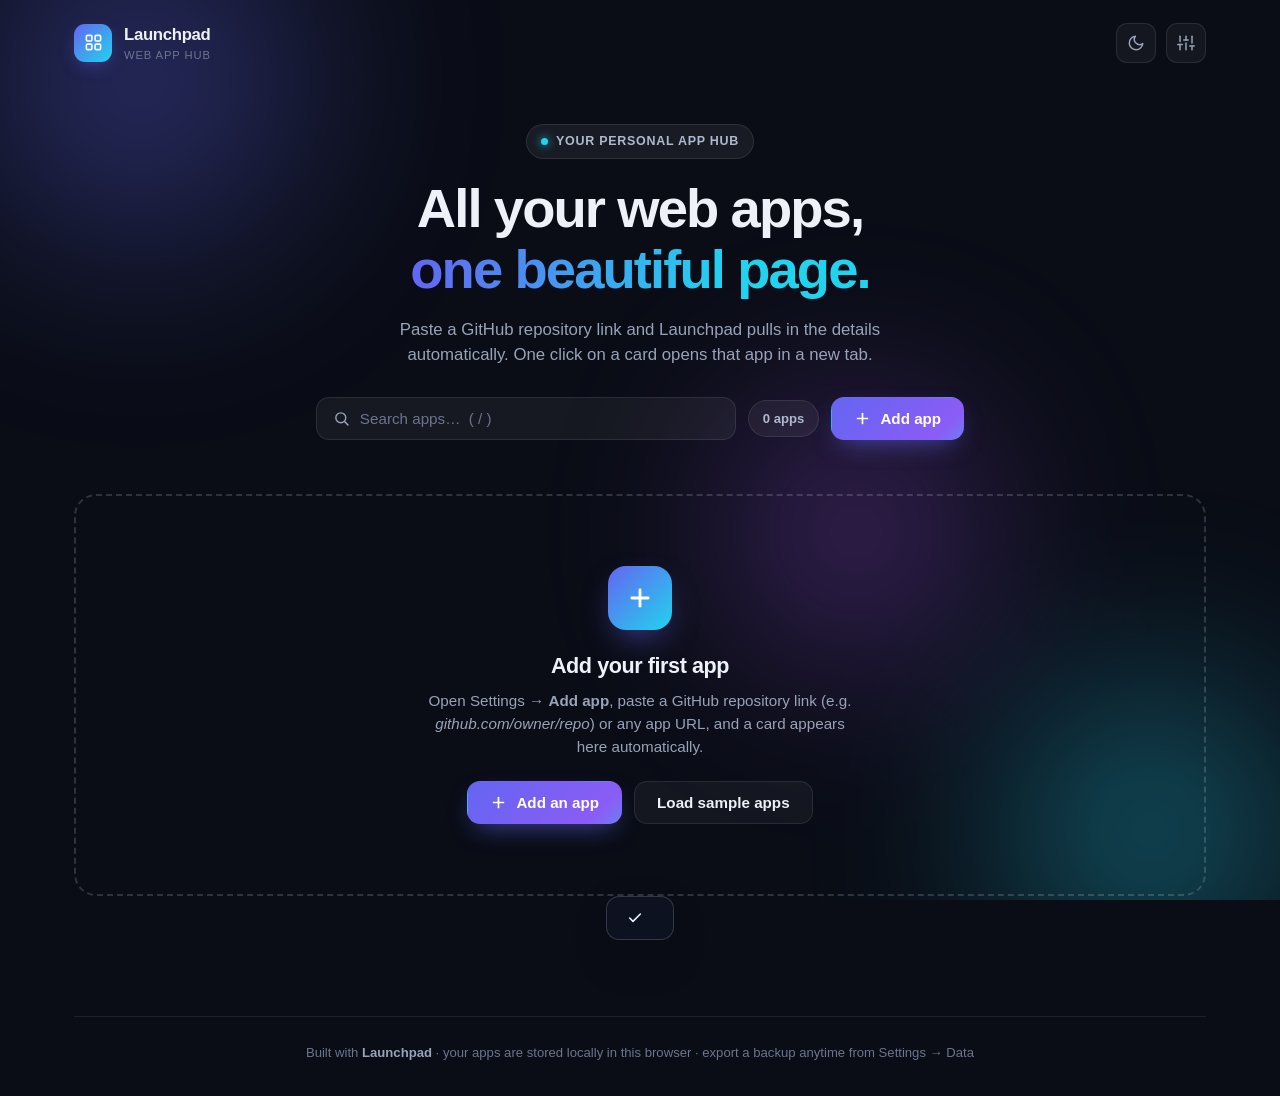
<file: launchpad.html>
<!DOCTYPE html>
<html lang="en" data-theme="dark">
<head>
<meta charset="UTF-8" />
<meta name="viewport" content="width=device-width, initial-scale=1.0, viewport-fit=cover" />
<meta name="theme-color" content="#0a0d16" />
<title>Launchpad — My Web Apps</title>
<style>
  :root{
    --font: -apple-system, BlinkMacSystemFont, "Segoe UI", Roboto, "Helvetica Neue", Arial, sans-serif;
  }
  html[data-theme="dark"]{
    --bg:#0a0d16; --bg2:#0d1220;
    --panel:rgba(255,255,255,.045); --panel-strong:rgba(255,255,255,.07);
    --border:rgba(255,255,255,.09); --border-strong:rgba(255,255,255,.16);
    --text:#eef1f8; --muted:#98a2b8; --faint:#6b7590;
    --accent:#6366f1; --accent2:#22d3ee;
    --chip:rgba(255,255,255,.06); --chip-text:#aeb8cf;
    --shadow:0 18px 50px -18px rgba(0,0,0,.65);
    --glow:0 0 0 1px rgba(99,102,241,.35), 0 14px 44px -12px rgba(99,102,241,.35);
    --input:rgba(255,255,255,.05);
    --danger:#f87171; --ok:#34d399;
  }
  html[data-theme="light"]{
    --bg:#f3f5fb; --bg2:#eef1f9;
    --panel:#ffffff; --panel-strong:#ffffff;
    --border:#e3e8f2; --border-strong:#cdd5e4;
    --text:#141926; --muted:#5a6478; --faint:#8b94a8;
    --accent:#4f46e5; --accent2:#0891b2;
    --chip:#eef1f8; --chip-text:#4a5468;
    --shadow:0 16px 40px -18px rgba(23,32,64,.18);
    --glow:0 0 0 1px rgba(79,70,229,.25), 0 14px 40px -14px rgba(79,70,229,.28);
    --input:#f4f6fc;
    --danger:#dc2626; --ok:#059669;
  }
  *{box-sizing:border-box; margin:0; padding:0}
  html,body{height:100%}
  body{
    font-family:var(--font); background:var(--bg); color:var(--text);
    -webkit-font-smoothing:antialiased; line-height:1.5; min-height:100vh;
    overflow-x:hidden;
  }
  /* ambient background */
  .bg-blobs{position:fixed; inset:0; z-index:0; pointer-events:none; overflow:hidden}
  .blob{position:absolute; border-radius:50%; filter:blur(90px); opacity:.5}
  html[data-theme="light"] .blob{opacity:.35}
  .blob.b1{width:520px;height:520px; background:radial-gradient(circle,#6366f1, transparent 65%); top:-180px; left:-120px; animation:drift 26s ease-in-out infinite alternate}
  .blob.b2{width:460px;height:460px; background:radial-gradient(circle,#22d3ee, transparent 65%); bottom:-160px; right:-100px; animation:drift 30s ease-in-out infinite alternate-reverse}
  .blob.b3{width:380px;height:380px; background:radial-gradient(circle,#a855f7, transparent 65%); top:38%; left:52%; animation:drift 34s ease-in-out infinite alternate}
  @keyframes drift{from{transform:translate(0,0) scale(1)} to{transform:translate(60px,40px) scale(1.12)}}

  .wrap{position:relative; z-index:1; max-width:1180px; margin:0 auto; padding:0 24px}

  /* ===== header ===== */
  header{display:flex; align-items:center; justify-content:space-between; gap:16px; padding:22px 0 8px}
  .brand{display:flex; align-items:center; gap:12px; font-weight:800; letter-spacing:-.02em; font-size:1.05rem}
  .brand .logo{
    width:38px;height:38px; border-radius:11px; display:grid; place-items:center; color:#fff;
    background:linear-gradient(135deg,var(--accent),var(--accent2));
    box-shadow:0 6px 18px -6px rgba(99,102,241,.6);
  }
  .brand small{display:block; font-weight:500; color:var(--faint); font-size:.7rem; letter-spacing:.08em; text-transform:uppercase}
  .header-actions{display:flex; gap:10px; align-items:center}
  .icon-btn{
    display:inline-flex; align-items:center; justify-content:center; gap:8px;
    width:40px;height:40px; border-radius:11px; cursor:pointer;
    background:var(--panel); border:1px solid var(--border); color:var(--muted);
    transition:all .18s ease;
  }
  .icon-btn:hover{color:var(--text); border-color:var(--border-strong); transform:translateY(-1px)}
  .icon-btn svg{width:18px;height:18px}

  /* ===== hero ===== */
  .hero{padding:52px 0 30px; text-align:center}
  .eyebrow{
    display:inline-flex; align-items:center; gap:8px; font-size:.78rem; font-weight:600; letter-spacing:.06em;
    color:var(--chip-text); background:var(--chip); border:1px solid var(--border);
    padding:7px 14px; border-radius:999px; margin-bottom:20px;
  }
  .eyebrow .dot{width:7px;height:7px;border-radius:50%; background:var(--accent2); box-shadow:0 0 10px var(--accent2); animation:pulse 2.2s infinite}
  @keyframes pulse{0%,100%{opacity:1}50%{opacity:.35}}
  .hero h1{font-size:clamp(2.1rem,5vw,3.4rem); font-weight:850; letter-spacing:-.035em; line-height:1.12}
  .hero h1 .grad{
    background:linear-gradient(90deg,var(--accent),var(--accent2) 70%);
    -webkit-background-clip:text; background-clip:text; color:transparent;
  }
  .hero p{color:var(--muted); font-size:1.05rem; max-width:560px; margin:16px auto 0}
  .hero-controls{display:flex; flex-wrap:wrap; gap:12px; justify-content:center; align-items:center; margin-top:30px}
  .btn{
    display:inline-flex; align-items:center; gap:9px; padding:12px 22px; border-radius:13px;
    font-weight:700; font-size:.95rem; font-family:var(--font); cursor:pointer; border:1px solid transparent;
    transition:all .18s ease; text-decoration:none;
  }
  .btn svg{width:17px;height:17px}
  .btn-primary{
    color:#fff; background:linear-gradient(135deg,var(--accent),#8b5cf6 55%,var(--accent2));
    background-size:150% 150%; box-shadow:0 10px 26px -10px rgba(99,102,241,.7);
  }
  .btn-primary:hover{transform:translateY(-2px); background-position:100% 50%; box-shadow:0 14px 32px -10px rgba(99,102,241,.8)}
  .btn-ghost{background:var(--panel); border-color:var(--border); color:var(--text)}
  .btn-ghost:hover{border-color:var(--border-strong); transform:translateY(-2px)}
  .btn-sm{padding:9px 15px; font-size:.85rem; border-radius:10px}
  .btn:disabled{opacity:.55; cursor:not-allowed; transform:none}
  .search-box{
    display:flex; align-items:center; gap:10px; min-width:280px; flex:1; max-width:420px;
    background:var(--input); border:1px solid var(--border); border-radius:13px; padding:12px 16px; color:var(--muted);
    transition:border-color .18s;
  }
  .search-box:focus-within{border-color:var(--accent)}
  .search-box svg{width:17px;height:17px; flex:none}
  .search-box input{flex:1; min-width:0; background:none; border:none; outline:none; color:var(--text); font-size:.95rem; font-family:var(--font)}
  .search-box input::placeholder{color:var(--faint)}
  .count-pill{font-size:.82rem; font-weight:600; color:var(--chip-text); background:var(--chip); border:1px solid var(--border); border-radius:999px; padding:8px 14px}

  /* ===== grid ===== */
  .grid{display:grid; grid-template-columns:repeat(auto-fill,minmax(min(100%,300px),1fr)); gap:18px; padding:14px 0 60px}
  .card{
    position:relative; display:flex; flex-direction:column; gap:13px;
    background:var(--panel); border:1px solid var(--border); border-radius:18px; padding:20px;
    cursor:pointer; transition:transform .2s ease, border-color .2s ease, box-shadow .2s ease;
    animation:rise .5s cubic-bezier(.2,.7,.3,1) both;
    backdrop-filter:blur(8px); -webkit-backdrop-filter:blur(8px);
  }
  @keyframes rise{from{opacity:0; transform:translateY(14px)} to{opacity:1; transform:none}}
  .card:hover{transform:translateY(-4px); border-color:rgba(99,102,241,.55); box-shadow:var(--glow)}
  .card:active{transform:scale(.985)}
  .card-top{display:flex; align-items:center; gap:13px}
  .avatar{
    width:48px;height:48px; border-radius:13px; flex:none; display:grid; place-items:center;
    font-weight:800; font-size:1.15rem; color:#fff; overflow:hidden; position:relative;
    background:linear-gradient(135deg, var(--g1,#6366f1), var(--g2,#22d3ee));
  }
  .avatar img{width:100%;height:100%; object-fit:cover; position:relative; z-index:1; background:inherit}
  .card-titles{min-width:0; flex:1}
  .card-titles h3{font-size:1.02rem; font-weight:750; letter-spacing:-.015em; white-space:nowrap; overflow:hidden; text-overflow:ellipsis}
  .card-titles .host{font-size:.78rem; color:var(--faint); white-space:nowrap; overflow:hidden; text-overflow:ellipsis; display:block}
  .card-actions{display:flex; gap:6px; opacity:0; transition:opacity .15s}
  .card:hover .card-actions{opacity:1}
  .mini-btn{
    width:30px;height:30px; border-radius:8px; display:grid; place-items:center; cursor:pointer;
    background:var(--panel-strong); border:1px solid var(--border); color:var(--muted); transition:all .15s;
  }
  .mini-btn:hover{color:var(--text); border-color:var(--border-strong)}
  .mini-btn.danger:hover{color:var(--danger); border-color:var(--danger)}
  .mini-btn svg{width:13px;height:13px}
  .desc{font-size:.88rem; color:var(--muted); display:-webkit-box; -webkit-line-clamp:3; -webkit-box-orient:vertical; overflow:hidden; min-height:0}
  .desc.none{color:var(--faint); font-style:italic}
  .chips{display:flex; flex-wrap:wrap; gap:7px}
  .chip{
    display:inline-flex; align-items:center; gap:6px; font-size:.74rem; font-weight:600;
    color:var(--chip-text); background:var(--chip); border:1px solid var(--border);
    padding:4px 10px; border-radius:999px;
  }
  .chip svg{width:11px;height:11px}
  .chip .lang-dot{width:8px;height:8px;border-radius:50%}
  .card-foot{margin-top:auto; display:flex; align-items:center; justify-content:space-between; padding-top:4px}
  .open-cta{display:inline-flex; align-items:center; gap:7px; font-size:.85rem; font-weight:700; color:var(--accent2)}
  .card-foot .src-link{color:var(--faint); display:inline-flex; padding:6px; border-radius:8px; transition:all .15s}
  .card-foot .src-link:hover{color:var(--text); background:var(--panel-strong)}

  /* ===== empty state ===== */
  .empty{
    grid-column:1/-1; text-align:center; padding:70px 30px; border:2px dashed var(--border-strong);
    border-radius:22px; margin:10px 0 60px; animation:rise .5s both;
  }
  .empty .big-plus{
    width:64px;height:64px; margin:0 auto 20px; border-radius:18px; display:grid; place-items:center;
    background:linear-gradient(135deg,var(--accent),var(--accent2)); color:#fff;
    box-shadow:0 14px 34px -12px rgba(99,102,241,.7);
  }
  .empty .big-plus svg{width:28px;height:28px}
  .empty h2{font-size:1.35rem; letter-spacing:-.02em; margin-bottom:8px}
  .empty p{color:var(--muted); max-width:440px; margin:0 auto 22px; font-size:.95rem}
  .empty .row{display:flex; gap:12px; justify-content:center; flex-wrap:wrap}

  .no-match{grid-column:1/-1; text-align:center; color:var(--faint); padding:50px 0 70px; font-size:.95rem}

  /* ===== banner ===== */
  .notice{
    display:flex; gap:10px; align-items:flex-start; max-width:1180px; margin:14px auto 0; padding:12px 16px;
    background:rgba(251,191,36,.09); border:1px solid rgba(251,191,36,.3); border-radius:13px;
    color:#f3c96b; font-size:.85rem;
  }
  html[data-theme="light"] .notice{background:rgba(217,119,6,.07); border-color:rgba(217,119,6,.3); color:#a16207}
  .notice svg{width:16px;height:16px; flex:none; margin-top:2px}
  .notice button{margin-left:auto; background:none;border:none;color:inherit;cursor:pointer;font-weight:700; font-family:var(--font)}

  /* ===== footer ===== */
  footer{border-top:1px solid var(--border); padding:26px 0 34px; text-align:center; color:var(--faint); font-size:.82rem}
  footer b{color:var(--muted)}

  /* ===== modal ===== */
  .overlay{
    position:fixed; inset:0; z-index:50; background:rgba(4,6,12,.62);
    backdrop-filter:blur(6px); -webkit-backdrop-filter:blur(6px);
    display:none; align-items:flex-start; justify-content:center; padding:5vh 18px 5vh; overflow-y:auto;
  }
  .overlay.open{display:flex; animation:fadeIn .18s ease}
  @keyframes fadeIn{from{opacity:0} to{opacity:1}}
  .modal{
    width:100%; max-width:660px; background:var(--bg2); border:1px solid var(--border-strong);
    border-radius:22px; box-shadow:var(--shadow); animation:pop .22s cubic-bezier(.2,.9,.3,1.2);
    margin-bottom:5vh;
  }
  @keyframes pop{from{opacity:0; transform:translateY(16px) scale(.97)} to{opacity:1; transform:none}}
  .modal-head{display:flex; align-items:center; justify-content:space-between; padding:20px 24px 0}
  .modal-head h2{font-size:1.15rem; letter-spacing:-.02em}
  .tabs{display:flex; gap:4px; padding:16px 20px 0; border-bottom:1px solid var(--border); flex-wrap:nowrap; overflow-x:auto; scrollbar-width:none}
  .tabs::-webkit-scrollbar{display:none}
  .tab{
    padding:10px 16px; font-size:.88rem; font-weight:650; color:var(--muted); cursor:pointer;
    background:none; border:none; border-bottom:2px solid transparent; font-family:var(--font);
    transition:color .15s; margin-bottom:-1px; white-space:nowrap; flex:none;
  }
  .tab:hover{color:var(--text)}
  .tab.active{color:var(--accent2); border-bottom-color:var(--accent2)}
  .tab-body{padding:24px; display:none}
  .tab-body.active{display:block; animation:rise .25s both}

  .field{margin-bottom:16px}
  .field label{display:block; font-size:.8rem; font-weight:700; color:var(--muted); margin-bottom:7px; letter-spacing:.02em}
  .field input, .field textarea{
    width:100%; background:var(--input); border:1px solid var(--border); border-radius:11px;
    padding:11px 14px; color:var(--text); font-size:.92rem; font-family:var(--font); outline:none;
    transition:border-color .15s;
  }
  .field input:focus, .field textarea:focus{border-color:var(--accent)}
  .field textarea{resize:vertical; min-height:74px}
  .field .hint{font-size:.75rem; color:var(--faint); margin-top:5px}
  .url-row{display:flex; gap:10px}
  .url-row input{flex:1; min-width:0}
  .two-col{display:grid; grid-template-columns:1fr 1fr; gap:14px}

  .status{display:none; align-items:center; gap:9px; font-size:.85rem; border-radius:11px; padding:11px 14px; margin-bottom:16px}
  .status.show{display:flex}
  .status svg{width:15px;height:15px; flex:none}
  .status.loading{background:rgba(99,102,241,.1); color:#aab2ff}
  .status.error{background:rgba(248,113,113,.1); color:var(--danger)}
  .status.ok{background:rgba(52,211,153,.1); color:var(--ok)}
  .spinner{width:14px;height:14px; border:2px solid rgba(170,178,255,.3); border-top-color:#aab2ff; border-radius:50%; animation:spin .7s linear infinite; flex:none}
  @keyframes spin{to{transform:rotate(360deg)}}

  .preview-card{
    display:flex; align-items:center; gap:13px; padding:15px 17px; border-radius:15px; margin-bottom:18px;
    background:var(--panel); border:1px solid var(--border);
  }
  .preview-card .avatar{width:42px;height:42px; border-radius:11px; font-size:1rem}
  .preview-card .pv-name{font-weight:750; font-size:.95rem}
  .preview-card .pv-meta{font-size:.76rem; color:var(--faint); word-break:break-all}
  .preview-card .pv-chips{display:flex; gap:6px; margin-top:5px; flex-wrap:wrap}
  .preview-card .pv-chips .chip{font-size:.68rem; padding:2px 8px}

  .form-actions{display:flex; gap:10px; justify-content:flex-end; margin-top:20px}

  /* manage list */
  .m-row{
    display:flex; align-items:center; gap:12px; padding:11px 13px; border-radius:13px;
    background:var(--panel); border:1px solid var(--border); margin-bottom:9px;
  }
  .m-row .avatar{width:36px;height:36px; border-radius:10px; font-size:.88rem}
  .m-info{flex:1; min-width:0}
  .m-info .m-name{font-weight:700; font-size:.9rem; white-space:nowrap; overflow:hidden; text-overflow:ellipsis}
  .m-info .m-url{font-size:.74rem; color:var(--faint); white-space:nowrap; overflow:hidden; text-overflow:ellipsis}
  .m-btns{display:flex; gap:5px}
  .m-btns .mini-btn{width:28px;height:28px}
  .m-btns .mini-btn.armed{background:var(--danger); border-color:var(--danger); color:#fff; width:auto; padding:0 10px; font-size:.72rem; font-weight:700}
  .m-empty{color:var(--faint); font-size:.9rem; text-align:center; padding:26px 0}

  .data-note{font-size:.83rem; color:var(--muted); background:var(--panel); border:1px solid var(--border); border-radius:13px; padding:14px 16px; margin-bottom:18px}
  .data-actions{display:flex; gap:10px; flex-wrap:wrap}

  /* toast */
  #toast{
    position:fixed; bottom:calc(26px + env(safe-area-inset-bottom,0px)); left:50%;
    transform:translateX(-50%) translateY(150%); z-index:99;
    background:var(--bg2); color:var(--text); border:1px solid var(--border-strong); border-radius:13px;
    padding:13px 20px; font-size:.9rem; font-weight:600; box-shadow:var(--shadow);
    display:flex; align-items:center; gap:10px; transition:transform .3s cubic-bezier(.2,.8,.3,1.1); max-width:90vw;
  }
  #toast.show{transform:translateX(-50%) translateY(0)}
  #toast svg{width:16px;height:16px; flex:none}
  #toast.err svg{color:var(--danger)} #toast.ok svg{color:var(--ok)}

  /* ===== touch devices (phones/tablets: no hover) ===== */
  @media (hover:none){
    .card-actions{opacity:1}           /* always show edit/delete on touch */
    .mini-btn{width:34px;height:34px}  /* bigger tap targets */
    .card:hover{transform:none; box-shadow:none}
  }

  /* ===== mobile ===== */
  @media (max-width:720px){
    .wrap{padding:0 18px}
    header{padding:16px 0 6px}
    .hero{padding:32px 0 20px}
    .hero-controls{gap:10px}
    .search-box{flex-basis:100%; max-width:none; order:-1}
    .search-box input, .field input, .field textarea{font-size:16px} /* prevents iOS auto-zoom on focus */
    .notice{margin:12px 14px 0}
    .grid{gap:14px; padding:10px 0 44px}
    .card{padding:17px}
    .modal{max-height:94vh; overflow-y:auto}
    .modal-head{padding:16px 18px 0}
    .tab-body{padding:18px}
    .form-actions{flex-wrap:wrap}
    .data-actions .btn{flex:1 1 auto; justify-content:center}
    footer{font-size:.76rem; padding:20px 0 26px}
  }
  /* settings becomes a bottom sheet on phones */
  @media (max-width:640px){
    .overlay{padding:0 10px; align-items:flex-end}
    .modal{border-radius:22px 22px 0 0; margin-bottom:0; box-shadow:0 -22px 60px -20px rgba(0,0,0,.55)}
    .two-col{grid-template-columns:1fr}
  }
  @media (max-width:400px){
    .wrap{padding:0 14px}
    .m-row{padding:10px}
    .m-btns .mini-btn{width:27px;height:27px}
  }
</style>
</head>
<body>

<div class="bg-blobs" aria-hidden="true">
  <div class="blob b1"></div><div class="blob b2"></div><div class="blob b3"></div>
</div>

<div id="storageNotice" class="notice" style="display:none">
  <svg viewBox="0 0 24 24" fill="none" stroke="currentColor" stroke-width="2" stroke-linecap="round" stroke-linejoin="round"><path d="M10.29 3.86 1.82 18a2 2 0 0 0 1.71 3h16.94a2 2 0 0 0 1.71-3L13.71 3.86a2 2 0 0 0-3.42 0z"/><line x1="12" y1="9" x2="12" y2="13"/><line x1="12" y1="17" x2="12.01" y2="17"/></svg>
  <span><b>Preview mode:</b> this sandboxed preview blocks network + storage. Auto-fetch and saving will fully work once you download this file and open it in your browser.</span>
  <button onclick="document.getElementById('storageNotice').style.display='none'">✕</button>
</div>

<div class="wrap">
  <header>
    <div class="brand">
      <div class="logo">
        <svg viewBox="0 0 24 24" width="19" height="19" fill="none" stroke="currentColor" stroke-width="2" stroke-linecap="round" stroke-linejoin="round"><rect x="3" y="3" width="7" height="7" rx="1.5"/><rect x="14" y="3" width="7" height="7" rx="1.5"/><rect x="14" y="14" width="7" height="7" rx="1.5"/><rect x="3" y="14" width="7" height="7" rx="1.5"/></svg>
      </div>
      <div><span id="brandName">Launchpad</span><small>Web App Hub</small></div>
    </div>
    <div class="header-actions">
      <button class="icon-btn" id="themeBtn" title="Toggle theme" aria-label="Toggle theme">
        <svg id="themeIcon" viewBox="0 0 24 24" fill="none" stroke="currentColor" stroke-width="2" stroke-linecap="round" stroke-linejoin="round"><path d="M21 12.79A9 9 0 1 1 11.21 3 7 7 0 0 0 21 12.79z"/></svg>
      </button>
      <button class="icon-btn" id="settingsBtn" title="Settings" aria-label="Settings">
        <svg viewBox="0 0 24 24" fill="none" stroke="currentColor" stroke-width="2" stroke-linecap="round" stroke-linejoin="round"><line x1="4" y1="21" x2="4" y2="14"/><line x1="4" y1="10" x2="4" y2="3"/><line x1="12" y1="21" x2="12" y2="12"/><line x1="12" y1="8" x2="12" y2="3"/><line x1="20" y1="21" x2="20" y2="16"/><line x1="20" y1="12" x2="20" y2="3"/><line x1="1" y1="14" x2="7" y2="14"/><line x1="9" y1="8" x2="15" y2="8"/><line x1="17" y1="16" x2="23" y2="16"/></svg>
      </button>
    </div>
  </header>

  <section class="hero">
    <div class="eyebrow"><span class="dot"></span> <span id="heroEyebrow">YOUR PERSONAL APP HUB</span></div>
    <h1 id="heroTitle">All your web apps,<br/><span class="grad">one beautiful page.</span></h1>
    <p id="heroSub">Paste a GitHub repository link and Launchpad pulls in the details automatically. One click on a card opens that app in a new tab.</p>
    <div class="hero-controls">
      <div class="search-box">
        <svg viewBox="0 0 24 24" fill="none" stroke="currentColor" stroke-width="2" stroke-linecap="round" stroke-linejoin="round"><circle cx="11" cy="11" r="7"/><line x1="21" y1="21" x2="16.65" y2="16.65"/></svg>
        <input id="searchInput" type="text" placeholder="Search apps…  ( / )" autocomplete="off" />
      </div>
      <span class="count-pill" id="appCount">0 apps</span>
      <button class="btn btn-primary" id="addAppBtn">
        <svg viewBox="0 0 24 24" fill="none" stroke="currentColor" stroke-width="2.4" stroke-linecap="round"><line x1="12" y1="5" x2="12" y2="19"/><line x1="5" y1="12" x2="19" y2="12"/></svg>
        Add app
      </button>
    </div>
  </section>

  <main class="grid" id="appsGrid"></main>

  <footer>
    Built with <b>Launchpad</b> · your apps are stored locally in this browser · export a backup anytime from Settings → Data
  </footer>
</div>

<!-- ===== Settings modal ===== -->
<div class="overlay" id="overlay">
  <div class="modal" role="dialog" aria-label="Settings">
    <div class="modal-head">
      <h2>Settings</h2>
      <button class="icon-btn" id="modalClose" title="Close">
        <svg viewBox="0 0 24 24" fill="none" stroke="currentColor" stroke-width="2.2" stroke-linecap="round"><line x1="18" y1="6" x2="6" y2="18"/><line x1="6" y1="6" x2="18" y2="18"/></svg>
      </button>
    </div>
    <div class="tabs">
      <button class="tab active" data-tab="add">➕ Add app</button>
      <button class="tab" data-tab="manage">🗂 Manage</button>
      <button class="tab" data-tab="general">⚙️ General</button>
      <button class="tab" data-tab="data">💾 Data</button>
    </div>

    <!-- ADD -->
    <div class="tab-body active" id="tab-add">
      <div class="field">
        <label>APP OR REPOSITORY LINK</label>
        <div class="url-row">
          <input id="appUrl" type="text" placeholder="https://github.com/owner/repo  — or any deployed app URL" autocomplete="off" />
          <button class="btn btn-primary btn-sm" id="fetchBtn" style="flex:none">
            <svg viewBox="0 0 24 24" fill="none" stroke="currentColor" stroke-width="2" stroke-linecap="round" stroke-linejoin="round"><polyline points="23 4 23 10 17 10"/><path d="M20.49 15a9 9 0 1 1-2.12-9.36L23 10"/></svg>
            Fetch
          </button>
        </div>
        <div class="hint">GitHub links auto-fill name, description, language, ⭐ stars, topics &amp; icon — then add instantly.</div>
      </div>

      <div class="status" id="fetchStatus"><span class="spinner" id="fetchSpin"></span><span id="fetchMsg"></span></div>

      <div class="preview-card" id="previewCard" style="display:none">
        <div class="avatar" id="pvAvatar">A</div>
        <div style="min-width:0">
          <div class="pv-name" id="pvName">App name</div>
          <div class="pv-meta" id="pvMeta">opens → …</div>
          <div class="pv-chips" id="pvChips"></div>
        </div>
      </div>

      <div class="two-col">
        <div class="field"><label>NAME</label><input id="fName" type="text" placeholder="My awesome app" /></div>
        <div class="field"><label>OPENS TO (URL)</label><input id="fOpen" type="text" placeholder="https://myapp.vercel.app" /></div>
      </div>
      <div class="field"><label>ICON URL <span style="font-weight:400;color:var(--faint)">(optional — falls back to a gradient letter)</span></label><input id="fIcon" type="text" placeholder="https://…/icon.png" /></div>
      <div class="field"><label>DESCRIPTION</label><textarea id="fDesc" placeholder="What does this app do?"></textarea></div>
      <div class="field"><label>TAGS <span style="font-weight:400;color:var(--faint)">(comma separated)</span></label><input id="fTags" type="text" placeholder="react, dashboard, ai" /></div>

      <div class="form-actions">
        <button class="btn btn-ghost btn-sm" id="clearFormBtn">Clear</button>
        <button class="btn btn-primary btn-sm" id="saveAppBtn">
          <svg viewBox="0 0 24 24" fill="none" stroke="currentColor" stroke-width="2.4" stroke-linecap="round"><line x1="12" y1="5" x2="12" y2="19"/><line x1="5" y1="12" x2="19" y2="12"/></svg>
          <span id="saveAppLabel">Add to page</span>
        </button>
      </div>
    </div>

    <!-- MANAGE -->
    <div class="tab-body" id="tab-manage">
      <div id="manageList"></div>
    </div>

    <!-- GENERAL -->
    <div class="tab-body" id="tab-general">
      <div class="field"><label>SITE NAME</label><input id="siteTitleInput" type="text" placeholder="Launchpad" /></div>
      <div class="field"><label>TAGLINE (hero subtitle)</label><textarea id="siteSubInput" placeholder="All my web apps in one place"></textarea></div>
      <div class="form-actions"><button class="btn btn-primary btn-sm" id="saveGeneralBtn">Save</button></div>
    </div>

    <!-- DATA -->
    <div class="tab-body" id="tab-data">
      <div class="data-note">
        Everything lives locally in your browser (localStorage) — nothing is uploaded anywhere.
        Export a <b>.json</b> backup to move your hub to another device or browser.
      </div>
      <div class="data-actions">
        <button class="btn btn-ghost btn-sm" id="exportBtn">
          <svg viewBox="0 0 24 24" fill="none" stroke="currentColor" stroke-width="2" stroke-linecap="round" stroke-linejoin="round"><path d="M21 15v4a2 2 0 0 1-2 2H5a2 2 0 0 1-2-2v-4"/><polyline points="7 10 12 15 17 10"/><line x1="12" y1="15" x2="12" y2="3"/></svg>
          Export JSON
        </button>
        <label class="btn btn-ghost btn-sm" for="importFile" style="cursor:pointer">
          <svg viewBox="0 0 24 24" fill="none" stroke="currentColor" stroke-width="2" stroke-linecap="round" stroke-linejoin="round"><path d="M21 15v4a2 2 0 0 1-2 2H5a2 2 0 0 1-2-2v-4"/><polyline points="17 8 12 3 7 8"/><line x1="12" y1="3" x2="12" y2="15"/></svg>
          Import JSON
        </label>
        <input type="file" id="importFile" accept="application/json,.json" style="display:none" />
        <button class="btn btn-ghost btn-sm" id="resetBtn" style="color:var(--danger)">Reset everything</button>
      </div>
    </div>
  </div>
</div>

<div id="toast"><svg viewBox="0 0 24 24" fill="none" stroke="currentColor" stroke-width="2.4" stroke-linecap="round" stroke-linejoin="round"><polyline points="20 6 9 17 4 12"/></svg><span id="toastMsg"></span></div>

<script>
/* ================= safe storage (sandboxed previews block localStorage) ================= */
const memoryStore = (() => { const m = {}; return {
  getItem: k => (k in m ? m[k] : null),
  setItem: (k,v) => { m[k] = String(v); },
  removeItem: k => { delete m[k]; }
};})();
let storage = memoryStore, persistent = true;
try { localStorage.setItem('__lp_t','1'); localStorage.removeItem('__lp_t'); storage = localStorage; }
catch(e){ persistent = false; document.getElementById('storageNotice').style.display = 'flex'; }

const KEY = 'launchpad.v1';
const DEFAULT_STATE = {
  title: 'Launchpad',
  heroSub: 'Paste a GitHub repository link and Launchpad pulls in the details automatically. One click on a card opens that app in a new tab.',
  theme: 'dark',
  apps: []
};
function load(){
  try{
    const raw = storage.getItem(KEY);
    if(!raw) return {...DEFAULT_STATE};
    return {...DEFAULT_STATE, ...JSON.parse(raw)};
  }catch(e){ return {...DEFAULT_STATE}; }
}
let state = load();
function persist(){ try{ storage.setItem(KEY, JSON.stringify(state)); }catch(e){} }

/* ================= helpers ================= */
const $ = s => document.querySelector(s);
const esc = s => String(s ?? '').replace(/[&<>"']/g, c => ({'&':'&amp;','<':'&lt;','>':'&gt;','"':'&quot;',"'":'&#39;'}[c]));
const uid = () => (crypto.randomUUID ? crypto.randomUUID() : 'id-' + Date.now() + '-' + Math.random().toString(36).slice(2,8));
const PALETTES = [['#6366f1','#22d3ee'],['#f472b6','#fb923c'],['#34d399','#22d3ee'],['#f59e0b','#ef4444'],['#8b5cf6','#ec4899'],['#3b82f6','#6ee7b7'],['#f43f5e','#f59e0b'],['#14b8a6','#818cf8']];
const hashOf = s => { let h = 0; for(let i=0;i<s.length;i++){ h = (h*31 + s.charCodeAt(i)) >>> 0; } return h; };
const paletteFor = name => PALETTES[hashOf(String(name).toLowerCase()) % PALETTES.length];
function hostOf(url){ try{ return new URL(url).hostname.replace(/^www\./,''); }catch(e){ return url; } }
function normalizeUrl(u){
  u = String(u || '').trim();
  if(!u) return '';
  if(!/^https?:\/\//i.test(u)) u = 'https://' + u;
  return u;
}
function titleFromUrl(url){
  try{
    const u = new URL(url);
    const seg = u.pathname.split('/').filter(Boolean)[0];
    const base = seg ? seg.replace(/[-_]+/g,' ') : u.hostname.replace(/^www\./,'').split('.')[0];
    return base.replace(/\b\w/g, c => c.toUpperCase());
  }catch(e){ return 'New app'; }
}
const LANG_COLORS = { JavaScript:'#f1e05a', TypeScript:'#3178c6', Python:'#3572A5', HTML:'#e34c26', CSS:'#563d7c', Java:'#b07219', 'C++':'#f34b7d', C:'#555555', 'C#':'#178600', Go:'#00ADD8', Rust:'#dea584', Ruby:'#701516', PHP:'#4F5D95', Dart:'#00B4AB', Swift:'#F05138', Kotlin:'#A97BFF', Vue:'#41b883', Svelte:'#ff3e00' };
const langColor = l => LANG_COLORS[l] || '#94a3b8';

/* ================= toast ================= */
let toastTimer;
function toast(msg, type='ok'){
  const t = $('#toast');
  $('#toastMsg').textContent = msg;
  t.className = 'show ' + type;
  clearTimeout(toastTimer);
  toastTimer = setTimeout(()=>{ t.className = type; }, 2800);
}

/* ================= render ================= */
function filteredApps(){
  const q = $('#searchInput').value.trim().toLowerCase();
  if(!q) return state.apps;
  return state.apps.filter(a =>
    (a.name||'').toLowerCase().includes(q) ||
    (a.desc||'').toLowerCase().includes(q) ||
    (a.tags||[]).join(' ').toLowerCase().includes(q) ||
    (a.url||'').toLowerCase().includes(q)
  );
}
function avatarHtml(app){
  const [g1,g2] = paletteFor(app.name || 'app');
  const style = '--g1:' + g1 + ';--g2:' + g2;
  if(app.icon){
    return '<div class="avatar" style="' + style + '"><img src="' + esc(app.icon) + '" alt="" loading="lazy" onerror="this.remove()" />' +
           '<span style="position:absolute;inset:0;display:grid;place-items:center">' + esc((app.name||'?')[0].toUpperCase()) + '</span></div>';
  }
  return '<div class="avatar" style="' + style + '">' + esc((app.name||'?')[0].toUpperCase()) + '</div>';
}
function render(){
  document.documentElement.dataset.theme = state.theme;
  $('#brandName').textContent = state.title || 'Launchpad';
  document.title = (state.title || 'Launchpad') + ' — My Web Apps';
  $('#heroSub').textContent = state.heroSub;
  $('#themeIcon').innerHTML = state.theme === 'dark'
    ? '<path d="M21 12.79A9 9 0 1 1 11.21 3 7 7 0 0 0 21 12.79z"/>'
    : '<circle cx="12" cy="12" r="4"/><line x1="12" y1="2" x2="12" y2="4"/><line x1="12" y1="20" x2="12" y2="22"/><line x1="4.93" y1="4.93" x2="6.34" y2="6.34"/><line x1="17.66" y1="17.66" x2="19.07" y2="19.07"/><line x1="2" y1="12" x2="4" y2="12"/><line x1="20" y1="12" x2="22" y2="12"/><line x1="4.93" y1="19.07" x2="6.34" y2="17.66"/><line x1="17.66" y1="6.34" x2="19.07" y2="4.93"/>';

  const grid = $('#appsGrid');
  const apps = filteredApps();
  const total = state.apps.length;
  $('#appCount').textContent = total + (total === 1 ? ' app' : ' apps');

  if(total === 0){
    grid.innerHTML =
      '<div class="empty">' +
        '<div class="big-plus"><svg viewBox="0 0 24 24" fill="none" stroke="currentColor" stroke-width="2.4" stroke-linecap="round"><line x1="12" y1="5" x2="12" y2="19"/><line x1="5" y1="12" x2="19" y2="12"/></svg></div>' +
        '<h2>Add your first app</h2>' +
        '<p>Open Settings → <b>Add app</b>, paste a GitHub repository link (e.g. <i>github.com/owner/repo</i>) or any app URL, and a card appears here automatically.</p>' +
        '<div class="row">' +
          '<button class="btn btn-primary" onclick="openModal(\'add\')">' +
          '<svg viewBox="0 0 24 24" fill="none" stroke="currentColor" stroke-width="2.4" stroke-linecap="round"><line x1="12" y1="5" x2="12" y2="19"/><line x1="5" y1="12" x2="19" y2="12"/></svg> Add an app</button>' +
          '<button class="btn btn-ghost" onclick="loadSamples()">Load sample apps</button>' +
        '</div>' +
      '</div>';
    renderManage();
    return;
  }
  if(apps.length === 0){
    grid.innerHTML = '<div class="no-match">No apps match “' + esc($('#searchInput').value) + '” — try another search.</div>';
    renderManage();
    return;
  }
  grid.innerHTML = apps.map((a,i) => {
    const hostLine = a.kind === 'github' && a.repo ? 'github.com/' + a.repo : hostOf(a.openUrl || a.url);
    const langChip = a.language ? '<span class="chip"><span class="lang-dot" style="background:' + langColor(a.language) + '"></span>' + esc(a.language) + '</span>' : '';
    const starChip = typeof a.stars === 'number'
      ? '<span class="chip"><svg viewBox="0 0 16 16" fill="currentColor"><path d="M8 .25a.75.75 0 0 1 .67.42l1.88 3.8 4.2.6a.75.75 0 0 1 .42 1.28l-3.04 2.96.72 4.18a.75.75 0 0 1-1.09.79L8 12.35l-3.76 1.97a.75.75 0 0 1-1.09-.79l.72-4.18L.83 6.35a.75.75 0 0 1 .42-1.28l4.2-.6 1.88-3.8A.75.75 0 0 1 8 .25z"/></svg>' + a.stars.toLocaleString() + '</span>'
      : '';
    const tagChips = (a.tags||[]).slice(0,4).map(t => '<span class="chip">' + esc(t) + '</span>').join('');
    const srcLink = (a.kind === 'github' && a.repo)
      ? '<a class="src-link" href="https://github.com/' + esc(a.repo) + '" target="_blank" rel="noopener noreferrer" title="View source on GitHub" data-stop="1">' +
        '<svg viewBox="0 0 16 16" width="16" height="16" fill="currentColor"><path d="M8 0C3.58 0 0 3.58 0 8c0 3.54 2.29 6.53 5.47 7.59.4.07.55-.17.55-.38 0-.19-.01-.82-.01-1.49-2.01.37-2.53-.49-2.69-.94-.09-.23-.48-.94-.82-1.13-.28-.15-.68-.52-.01-.53.63-.01 1.08.58 1.23.82.72 1.21 1.87.87 2.33.66.07-.52.28-.87.51-1.07-1.78-.2-3.64-.89-3.64-3.95 0-.87.31-1.59.82-2.15-.08-.2-.36-1.02.08-2.12 0 0 .67-.21 2.2.82.64-.18 1.32-.27 2-.27s1.36.09 2 .27c1.53-1.04 2.2-.82 2.2-.82.44 1.1.16 1.92.08 2.12.51.56.82 1.27.82 2.15 0 3.07-1.87 3.75-3.65 3.95.29.25.54.73.54 1.48 0 1.07-.01 1.93-.01 2.2 0 .21.15.46.55.38A8.01 8.01 0 0 0 16 8c0-4.42-3.58-8-8-8z"/></svg></a>'
      : '';
    return '<article class="card" data-id="' + a.id + '" style="animation-delay:' + Math.min(i*45,420) + 'ms" title="Open ' + esc(a.name) + ' in a new tab">' +
      '<div class="card-top">' +
        avatarHtml(a) +
        '<div class="card-titles"><h3>' + esc(a.name) + '</h3><span class="host">' + esc(hostLine) + '</span></div>' +
        '<div class="card-actions">' +
          '<button class="mini-btn" data-act="edit" title="Edit"><svg viewBox="0 0 24 24" fill="none" stroke="currentColor" stroke-width="2" stroke-linecap="round" stroke-linejoin="round"><path d="M17 3a2.828 2.828 0 1 1 4 4L7.5 20.5 2 22l1.5-5.5L17 3z"/></svg></button>' +
          '<button class="mini-btn danger" data-act="del" title="Remove"><svg viewBox="0 0 24 24" fill="none" stroke="currentColor" stroke-width="2" stroke-linecap="round" stroke-linejoin="round"><polyline points="3 6 5 6 21 6"/><path d="M19 6v14a2 2 0 0 1-2 2H7a2 2 0 0 1-2-2V6m3 0V4a2 2 0 0 1 2-2h4a2 2 0 0 1 2 2v2"/><line x1="10" y1="11" x2="10" y2="17"/><line x1="14" y1="11" x2="14" y2="17"/></svg></button>' +
        '</div>' +
      '</div>' +
      (a.desc ? '<p class="desc">' + esc(a.desc) + '</p>' : '<p class="desc none">No description — edit in Settings to add one.</p>') +
      '<div class="chips">' + langChip + starChip + tagChips + '</div>' +
      '<div class="card-foot">' +
        '<span class="open-cta">Open <svg viewBox="0 0 24 24" width="14" height="14" fill="none" stroke="currentColor" stroke-width="2.2" stroke-linecap="round" stroke-linejoin="round"><path d="M18 13v6a2 2 0 0 1-2 2H5a2 2 0 0 1-2-2V8a2 2 0 0 1 2-2h6"/><polyline points="15 3 21 3 21 9"/><line x1="10" y1="14" x2="21" y2="3"/></svg></span>' +
        srcLink +
      '</div>' +
    '</article>';
  }).join('');
  renderManage();
}

function renderManage(){
  const box = $('#manageList');
  if(!box) return;
  if(!state.apps.length){ box.innerHTML = '<div class="m-empty">No apps yet — add one from the “Add app” tab.</div>'; return; }
  box.innerHTML = state.apps.map((a,i) =>
    '<div class="m-row" data-id="' + a.id + '">' +
      avatarHtml(a) +
      '<div class="m-info"><div class="m-name">' + esc(a.name) + '</div><div class="m-url">' + esc(a.openUrl || a.url || '') + '</div></div>' +
      '<div class="m-btns">' +
        '<button class="mini-btn" data-act="up" title="Move up"' + (i===0?' disabled style="opacity:.35"':'') + '><svg viewBox="0 0 24 24" fill="none" stroke="currentColor" stroke-width="2.2" stroke-linecap="round" stroke-linejoin="round"><line x1="12" y1="19" x2="12" y2="5"/><polyline points="5 12 12 5 19 12"/></svg></button>' +
        '<button class="mini-btn" data-act="down" title="Move down"' + (i===state.apps.length-1?' disabled style="opacity:.35"':'') + '><svg viewBox="0 0 24 24" fill="none" stroke="currentColor" stroke-width="2.2" stroke-linecap="round" stroke-linejoin="round"><line x1="12" y1="5" x2="12" y2="19"/><polyline points="19 12 12 19 5 12"/></svg></button>' +
        '<button class="mini-btn" data-act="edit" title="Edit"><svg viewBox="0 0 24 24" fill="none" stroke="currentColor" stroke-width="2" stroke-linecap="round" stroke-linejoin="round"><path d="M17 3a2.828 2.828 0 1 1 4 4L7.5 20.5 2 22l1.5-5.5L17 3z"/></svg></button>' +
        '<button class="mini-btn danger" data-act="del" title="Remove"><svg viewBox="0 0 24 24" fill="none" stroke="currentColor" stroke-width="2" stroke-linecap="round" stroke-linejoin="round"><polyline points="3 6 5 6 21 6"/><path d="M19 6v14a2 2 0 0 1-2 2H7a2 2 0 0 1-2-2V6m3 0V4a2 2 0 0 1 2-2h4a2 2 0 0 1 2 2v2"/></svg></button>' +
      '</div>' +
    '</div>'
  ).join('');
}

/* ================= card interactions ================= */
$('#appsGrid').addEventListener('click', e => {
  const src = e.target.closest('[data-act]');
  const card = e.target.closest('.card');
  if(!card) return;
  const id = card.dataset.id;
  const app = state.apps.find(a => a.id === id);
  if(!app) return;
  if(src){ // edit / delete buttons
    e.stopPropagation();
    const act = src.dataset.act;
    if(act === 'edit'){ e.preventDefault(); editApp(id); }
    if(act === 'del'){ e.preventDefault(); removeApp(id); }
    return;
  }
  if(e.target.closest('[data-stop]')) return; // let the GitHub source link work natively
  const url = app.openUrl || app.url;
  if(!url){ toast('No URL set for this app — edit it in Settings', 'err'); return; }
  const w = window.open(url, '_blank', 'noopener');
  if(!w) toast('Pop-up blocked in this preview — download the file & open it in your browser', 'err');
});
$('#appsGrid').addEventListener('keydown', e => {
  if(e.key === 'Enter' && e.target.classList.contains('card')) e.target.click();
});
function removeApp(id){
  state.apps = state.apps.filter(a => a.id !== id);
  persist(); render();
  toast('App removed');
}

/* ================= modal ================= */
let editingId = null;
function openModal(tab){
  $('#overlay').classList.add('open');
  if(tab) switchTab(tab);
  $('#siteTitleInput').value = state.title;
  $('#siteSubInput').value = state.heroSub;
  renderManage();
}
function closeModal(){ $('#overlay').classList.remove('open'); }
function switchTab(tab){
  document.querySelectorAll('.tab').forEach(t => t.classList.toggle('active', t.dataset.tab === tab));
  document.querySelectorAll('.tab-body').forEach(b => b.classList.toggle('active', b.id === 'tab-' + tab));
}
document.querySelectorAll('.tab').forEach(t => t.addEventListener('click', () => switchTab(t.dataset.tab)));
$('#settingsBtn').addEventListener('click', () => openModal('add'));
$('#addAppBtn').addEventListener('click', () => { openModal('add'); setTimeout(()=>$('#appUrl').focus(), 60); });
$('#modalClose').addEventListener('click', closeModal);
$('#overlay').addEventListener('click', e => { if(e.target === e.currentTarget) closeModal(); });
document.addEventListener('keydown', e => {
  if(e.key === 'Escape') closeModal();
  if(e.key === '/' && !/input|textarea/i.test(document.activeElement.tagName)){ e.preventDefault(); $('#searchInput').focus(); }
});

/* ================= fetch details ================= */
function setStatus(kind, msg){
  const s = $('#fetchStatus');
  s.className = 'status show ' + kind;
  $('#fetchSpin').style.display = kind === 'loading' ? 'inline-block' : 'none';
  $('#fetchMsg').textContent = msg;
}
async function fetchGithub(owner, repo){
  const res = await fetch('https://api.github.com/repos/' + encodeURIComponent(owner) + '/' + encodeURIComponent(repo), {
    headers: { 'Accept': 'application/vnd.github+json' }
  });
  if(res.status === 404) throw new Error('Repository "' + owner + '/' + repo + '" not found (private repo?). You can still add it manually below.');
  if(res.status === 403) throw new Error('GitHub API rate limit reached (60/hr per IP). Fill the fields manually, or try again later.');
  if(!res.ok) throw new Error('GitHub API error (HTTP ' + res.status + '). Fill the fields manually.');
  return res.json();
}
function pagesUrlFor(owner, repo, hasPages){
  if(!hasPages) return null;
  if(repo.toLowerCase() === owner.toLowerCase() + '.github.io') return 'https://' + owner + '.github.io/';
  return 'https://' + owner + '.github.io/' + repo + '/';
}
async function fetchDetails(rawUrl){
  const url = normalizeUrl(rawUrl);
  const gh = url.match(/github\.com\/([A-Za-z0-9_.-]+)\/([A-Za-z0-9_.-]+?)(?:\/|$|\?|#)/i);
  if(gh){
    const owner = gh[1], repo = gh[2].replace(/\.git$/i,'');
    const d = await fetchGithub(owner, repo);
    let open = null;
    if(/^https?:\/\//i.test(d.homepage || '')) open = String(d.homepage).trim();
    if(!open) open = pagesUrlFor(owner, repo, d.has_pages);
    if(!open) open = d.html_url;
    return {
      kind: 'github', repo: owner + '/' + repo, url: d.html_url,
      name: d.name || (owner + '/' + repo),
      desc: d.description || '',
      language: d.language || '',
      stars: typeof d.stargazers_count === 'number' ? d.stargazers_count : null,
      topics: Array.isArray(d.topics) ? d.topics.slice(0,4) : [],
      icon: (d.owner && d.owner.avatar_url) || '',
      openUrl: open
    };
  }
  // generic link
  const host = hostOf(url);
  return {
    kind:'link', repo:'', url,
    name: titleFromUrl(url),
    desc:'', language:'', stars:null, topics:[],
    icon: 'https://www.google.com/s2/favicons?domain=' + encodeURIComponent(host) + '&sz=128',
    openUrl: url
  };
}

/* ================= add/edit form ================= */
function formFromApp(a){
  $('#fName').value = a.name || '';
  $('#fOpen').value = a.openUrl || '';
  $('#fIcon').value = a.icon || '';
  $('#fDesc').value = a.desc || '';
  $('#fTags').value = (a.tags || []).join(', ');
  updatePreview();
}
function appFromForm(){
  return {
    name: $('#fName').value.trim() || 'Untitled app',
    openUrl: normalizeUrl($('#fOpen').value),
    icon: $('#fIcon').value.trim(),
    desc: $('#fDesc').value.trim(),
    tags: $('#fTags').value.split(',').map(t => t.trim()).filter(Boolean)
  };
}
function updatePreview(){
  const a = appFromForm();
  const pc = $('#previewCard');
  pc.style.display = 'flex';
  $('#pvName').textContent = a.name;
  $('#pvMeta').textContent = 'opens → ' + (a.openUrl || '…');
  const [g1,g2] = paletteFor(a.name);
  const av = $('#pvAvatar');
  av.style.setProperty('--g1', g1); av.style.setProperty('--g2', g2);
  av.textContent = (a.name[0] || '?').toUpperCase();
  $('#pvChips').innerHTML = a.tags.slice(0,4).map(t => '<span class="chip">' + esc(t) + '</span>').join('');
}
['fName','fOpen','fIcon','fDesc','fTags'].forEach(id => $('#'+id).addEventListener('input', updatePreview));

function upsertApp(app, silent){
  const editing = editingId ? state.apps.find(a => a.id === editingId) : null;
  const dup = state.apps.find(a => a.url && app.url && normalizeUrl(a.url) === normalizeUrl(app.url));
  if(editing){
    Object.assign(editing, app);
    persist(); render();
    if(!silent) toast('“' + app.name + '” updated ✓');
    return;
  }
  if(dup){ Object.assign(dup, app); persist(); render(); if(!silent) toast('“' + app.name + '” updated ✓'); return; }
  state.apps.push({ id: uid(), addedAt: Date.now(), ...app });
  persist(); render();
  if(!silent) toast('“' + app.name + '” added to your page ✓');
}
$('#fetchBtn').addEventListener('click', doFetch);
$('#appUrl').addEventListener('keydown', e => { if(e.key === 'Enter'){ e.preventDefault(); doFetch(); } });
async function doFetch(){
  const raw = $('#appUrl').value.trim();
  if(!raw){ setStatus('error','Paste a link first — e.g. https://github.com/owner/repo'); return; }
  $('#fetchBtn').disabled = true;
  setStatus('loading','Fetching details…');
  try{
    const d = await fetchDetails(raw);
    const dup = state.apps.find(a => a.url && normalizeUrl(a.url) === normalizeUrl(d.url));
    editingId = dup ? dup.id : null;
    formFromApp(d);
    const extra = { url: d.url, kind: d.kind, repo: d.repo, language: d.language, stars: d.stars };
    upsertApp({ ...appFromForm(), ...extra }, true);
    setStatus('ok', 'Auto-added "' + d.name + '"' + (d.kind === 'github' ? ' from GitHub ✓' : ' ✓') + ' — tweak the details below if you like.');
    toast('“' + d.name + '” added to your page ✓');
  }catch(err){
    setStatus('error', ((err && err.message) ? err.message : 'Fetch failed') + ' — you can still fill the fields manually below and hit "Add to page".');
  }finally{
    $('#fetchBtn').disabled = false;
  }
}
$('#saveAppBtn').addEventListener('click', () => {
  const a = appFromForm();
  if(!a.openUrl){ toast('Add at least an "Opens to" URL', 'err'); return; }
  const prev = editingId ? state.apps.find(x => x.id === editingId) : null;
  const extra = {
    url: a.openUrl,
    kind: prev ? prev.kind : 'link',
    repo: prev ? prev.repo : '',
    language: prev ? prev.language : '',
    stars: prev ? prev.stars : null
  };
  upsertApp({ ...a, ...extra });
  resetForm();
  switchTab('manage');
});
$('#clearFormBtn').addEventListener('click', resetForm);
function resetForm(){
  editingId = null;
  $('#appUrl').value = '';
  ['fName','fOpen','fIcon','fDesc','fTags'].forEach(id => $('#'+id).value = '');
  $('#previewCard').style.display = 'none';
  $('#fetchStatus').className = 'status';
  $('#saveAppLabel').textContent = 'Add to page';
}
function editApp(id){
  const a = state.apps.find(x => x.id === id);
  if(!a) return;
  editingId = id;
  $('#appUrl').value = a.url || '';
  formFromApp(a);
  $('#saveAppLabel').textContent = 'Save changes';
  setStatus('ok', 'Editing "' + a.name + '" — hit "Save changes" when done.');
  openModal('add');
}

/* ================= manage list interactions ================= */
const TRASH_SVG = '<svg viewBox="0 0 24 24" fill="none" stroke="currentColor" stroke-width="2" stroke-linecap="round" stroke-linejoin="round"><polyline points="3 6 5 6 21 6"/><path d="M19 6v14a2 2 0 0 1-2 2H7a2 2 0 0 1-2-2V6m3 0V4a2 2 0 0 1 2-2h4a2 2 0 0 1 2 2v2"/></svg>';
$('#manageList').addEventListener('click', e => {
  const btn = e.target.closest('[data-act]');
  if(!btn) return;
  const row = btn.closest('.m-row');
  const id = row.dataset.id;
  const idx = state.apps.findIndex(a => a.id === id);
  if(idx < 0) return;
  const act = btn.dataset.act;
  if(act === 'up' && idx > 0){ const t = state.apps[idx-1]; state.apps[idx-1] = state.apps[idx]; state.apps[idx] = t; }
  else if(act === 'down' && idx < state.apps.length - 1){ const t = state.apps[idx+1]; state.apps[idx+1] = state.apps[idx]; state.apps[idx] = t; }
  else if(act === 'edit'){ editApp(id); return; }
  else if(act === 'del'){
    if(btn.dataset.armed){ removeApp(id); return; }
    btn.dataset.armed = '1'; btn.classList.add('armed'); btn.textContent = 'Sure?';
    setTimeout(() => { if(btn.isConnected){ btn.dataset.armed = ''; btn.classList.remove('armed'); btn.innerHTML = TRASH_SVG; } }, 2600);
    return;
  } else return;
  persist(); render();
});

/* ================= general / theme / data ================= */
$('#saveGeneralBtn').addEventListener('click', () => {
  state.title = $('#siteTitleInput').value.trim() || 'Launchpad';
  state.heroSub = $('#siteSubInput').value.trim() || DEFAULT_STATE.heroSub;
  persist(); render();
  toast('Saved ✓');
});
$('#themeBtn').addEventListener('click', () => {
  state.theme = state.theme === 'dark' ? 'light' : 'dark';
  persist(); render();
});
$('#exportBtn').addEventListener('click', () => {
  const blob = new Blob([JSON.stringify(state, null, 2)], { type:'application/json' });
  const a = document.createElement('a');
  a.href = URL.createObjectURL(blob);
  a.download = 'launchpad-backup.json';
  document.body.appendChild(a); a.click(); a.remove();
  setTimeout(()=>URL.revokeObjectURL(a.href), 4000);
  toast('Backup downloaded ✓');
});
$('#importFile').addEventListener('change', e => {
  const f = e.target.files[0];
  if(!f) return;
  const r = new FileReader();
  r.onload = () => {
    try{
      const data = JSON.parse(r.result);
      if(!Array.isArray(data.apps)) throw new Error('bad file');
      state = { ...DEFAULT_STATE, ...data };
      persist(); render();
      toast('Imported ' + state.apps.length + ' apps ✓');
    }catch(err){ toast('That file doesn’t look like a Launchpad backup', 'err'); }
  };
  r.readAsText(f);
  e.target.value = '';
});
$('#resetBtn').addEventListener('click', e => {
  const btn = e.currentTarget;
  if(btn.dataset.armed){
    state = { ...DEFAULT_STATE, theme: state.theme };
    persist(); render(); resetForm();
    toast('Everything reset');
    btn.dataset.armed = ''; btn.textContent = 'Reset everything';
    return;
  }
  btn.dataset.armed = '1'; btn.textContent = 'Click again to confirm';
  setTimeout(()=>{ btn.dataset.armed=''; btn.textContent='Reset everything'; }, 2800);
});
$('#searchInput').addEventListener('input', render);

/* ================= samples ================= */
function loadSamples(){
  [
    { name:'Weather Now', openUrl:'https://weather.com', icon:'', desc:'Beautiful 7-day forecasts with radar maps and severe alerts.', tags:['weather','forecast'], kind:'link', repo:'', language:'', stars:null },
    { name:'Kanban Flow', openUrl:'https://trello.com', icon:'', desc:'Drag-and-drop project boards for planning sprints and tracking tasks.', tags:['productivity','tasks'], kind:'link', repo:'', language:'', stars:null },
    { name:'Expense Tracker', openUrl:'https://github.com/microsoft/vscode', icon:'', desc:'Track spending, set budgets and visualise where your money goes.', tags:['finance','dashboard'], kind:'link', repo:'', language:'', stars:null }
  ].forEach(a => state.apps.push({ id: uid(), addedAt: Date.now(), ...a }));
  persist(); render();
  toast('3 sample apps added — edit or remove them in Settings');
}

/* ================= boot ================= */
render();
</script>
<script type="module" src="https://static.cloudflareinsights.com/beacon.min.js/v4513226cdae34746b4dedf0b4dfa099e1781791509496" integrity="sha512-ZE9pZaUXND66v380QUtch/5sE9tPFh2zg45pR2PB0CVkCtOREv2AJKkSidISWkysEuQ0EH8faUU5du78bx87UQ==" data-cf-beacon='{"version":"2024.11.0","token":"1954b47c125f43f8b4338b3c4f804e4f"}' crossorigin="anonymous"></script>
</body>
</html>
</file>
